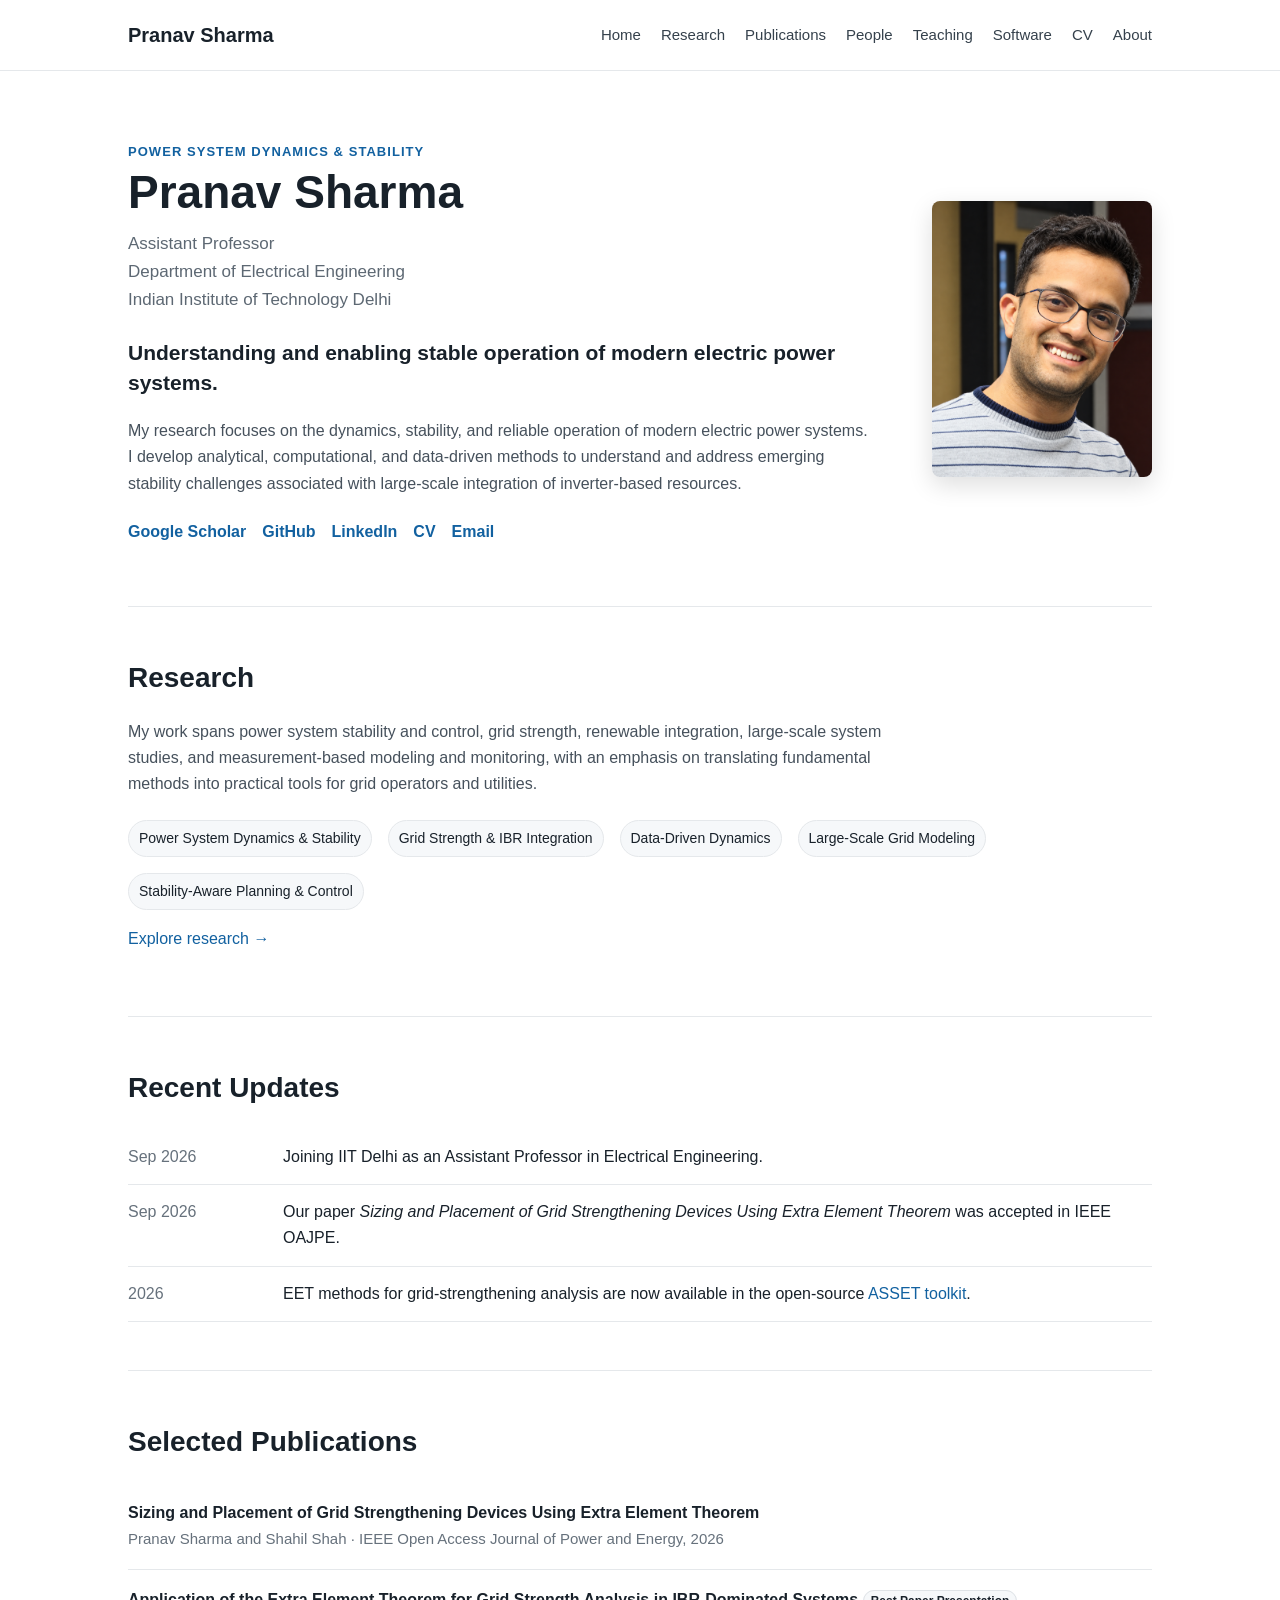
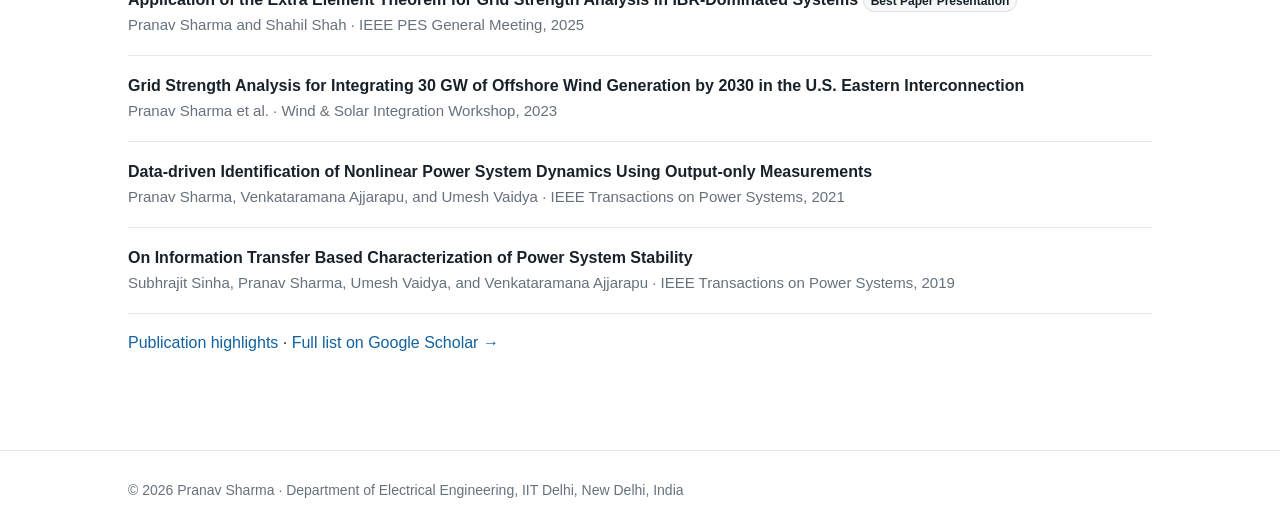
<file: index.html>
<!doctype html><html lang="en"><head><meta charset="utf-8"><meta name="viewport" content="width=device-width,initial-scale=1"><title>Index | Pranav Sharma</title><link rel="stylesheet" href="assets/css/style.css"></head><body><header><div class="wrap nav"><a class="brand" href="index.html">Pranav Sharma</a><nav class="navlinks"><a href="index.html">Home</a><a href="research.html">Research</a><a href="publications.html">Publications</a><a href="people.html">People</a><a href="teaching.html">Teaching</a><a href="software.html">Software</a><a href="cv.html">CV</a><a href="about.html">About</a></nav></div></header><main><div class="wrap"><section class="hero"><div><div class="eyebrow">Power System Dynamics &amp; Stability</div><h1>Pranav Sharma</h1><div class="position">Assistant Professor<br>Department of Electrical Engineering<br>Indian Institute of Technology Delhi</div><p class="tagline">Understanding and enabling stable operation of modern electric power systems.</p><p class="lede">My research focuses on the dynamics, stability, and reliable operation of modern electric power systems. I develop analytical, computational, and data-driven methods to understand and address emerging stability challenges associated with large-scale integration of inverter-based resources.</p><div class="links"><a href="https://scholar.google.com/citations?user=98BYu50AAAAJ&hl=en">Google Scholar</a><a href="https://github.com/pranavsharma94">GitHub</a><a href="https://www.linkedin.com/in/pranaviitr/">LinkedIn</a><a href="cv.html">CV</a><a href="mailto:pranav@iitd.ac.in">Email</a></div></div><div class="hero-photo"><img class="portrait" src="assets/images/pranav-sharma.png" alt="Pranav Sharma"></div></section><section class="section"><h2>Research</h2><p class="intro">My work spans power system stability and control, grid strength, renewable integration, large-scale system studies, and measurement-based modeling and monitoring, with an emphasis on translating fundamental methods into practical tools for grid operators and utilities.</p><div class="pills"><span class="pill">Power System Dynamics &amp; Stability</span><span class="pill">Grid Strength &amp; IBR Integration</span><span class="pill">Data-Driven Dynamics</span><span class="pill">Large-Scale Grid Modeling</span><span class="pill">Stability-Aware Planning &amp; Control</span></div><p><a href="research.html">Explore research →</a></p></section><section class="section"><h2>Recent Updates</h2><div class="news-item"><div class="date">Sep 2026</div><div>Joining IIT Delhi as an Assistant Professor in Electrical Engineering.</div></div><div class="news-item"><div class="date">Sep 2026</div><div>Our paper <em>Sizing and Placement of Grid Strengthening Devices Using Extra Element Theorem</em> was accepted in IEEE OAJPE.</div></div><div class="news-item"><div class="date">2026</div><div>EET methods for grid-strengthening analysis are now available in the open-source <a href="https://github.com/NatLabRockies/ASSET">ASSET toolkit</a>.</div></div></section><section class="section"><h2>Selected Publications</h2><div class="pub"><div class="pub-title">Sizing and Placement of Grid Strengthening Devices Using Extra Element Theorem</div><div class="meta">Pranav Sharma and Shahil Shah · IEEE Open Access Journal of Power and Energy, 2026</div></div><div class="pub"><div class="pub-title">Application of the Extra Element Theorem for Grid Strength Analysis in IBR-Dominated Systems <span class="badge">Best Paper Presentation</span></div><div class="meta">Pranav Sharma and Shahil Shah · IEEE PES General Meeting, 2025</div></div><div class="pub"><div class="pub-title">Grid Strength Analysis for Integrating 30 GW of Offshore Wind Generation by 2030 in the U.S. Eastern Interconnection</div><div class="meta">Pranav Sharma et al. · Wind & Solar Integration Workshop, 2023</div></div><div class="pub"><div class="pub-title">Data-driven Identification of Nonlinear Power System Dynamics Using Output-only Measurements</div><div class="meta">Pranav Sharma, Venkataramana Ajjarapu, and Umesh Vaidya · IEEE Transactions on Power Systems, 2021</div></div><div class="pub"><div class="pub-title">On Information Transfer Based Characterization of Power System Stability</div><div class="meta">Subhrajit Sinha, Pranav Sharma, Umesh Vaidya, and Venkataramana Ajjarapu · IEEE Transactions on Power Systems, 2019</div></div><p><a href="publications.html">Publication highlights</a> · <a href="https://scholar.google.com/citations?user=98BYu50AAAAJ&hl=en">Full list on Google Scholar →</a></p></section></div></main><footer><div class="wrap">© 2026 Pranav Sharma · Department of Electrical Engineering, IIT Delhi, New Delhi, India</div></footer></body></html>
</file>
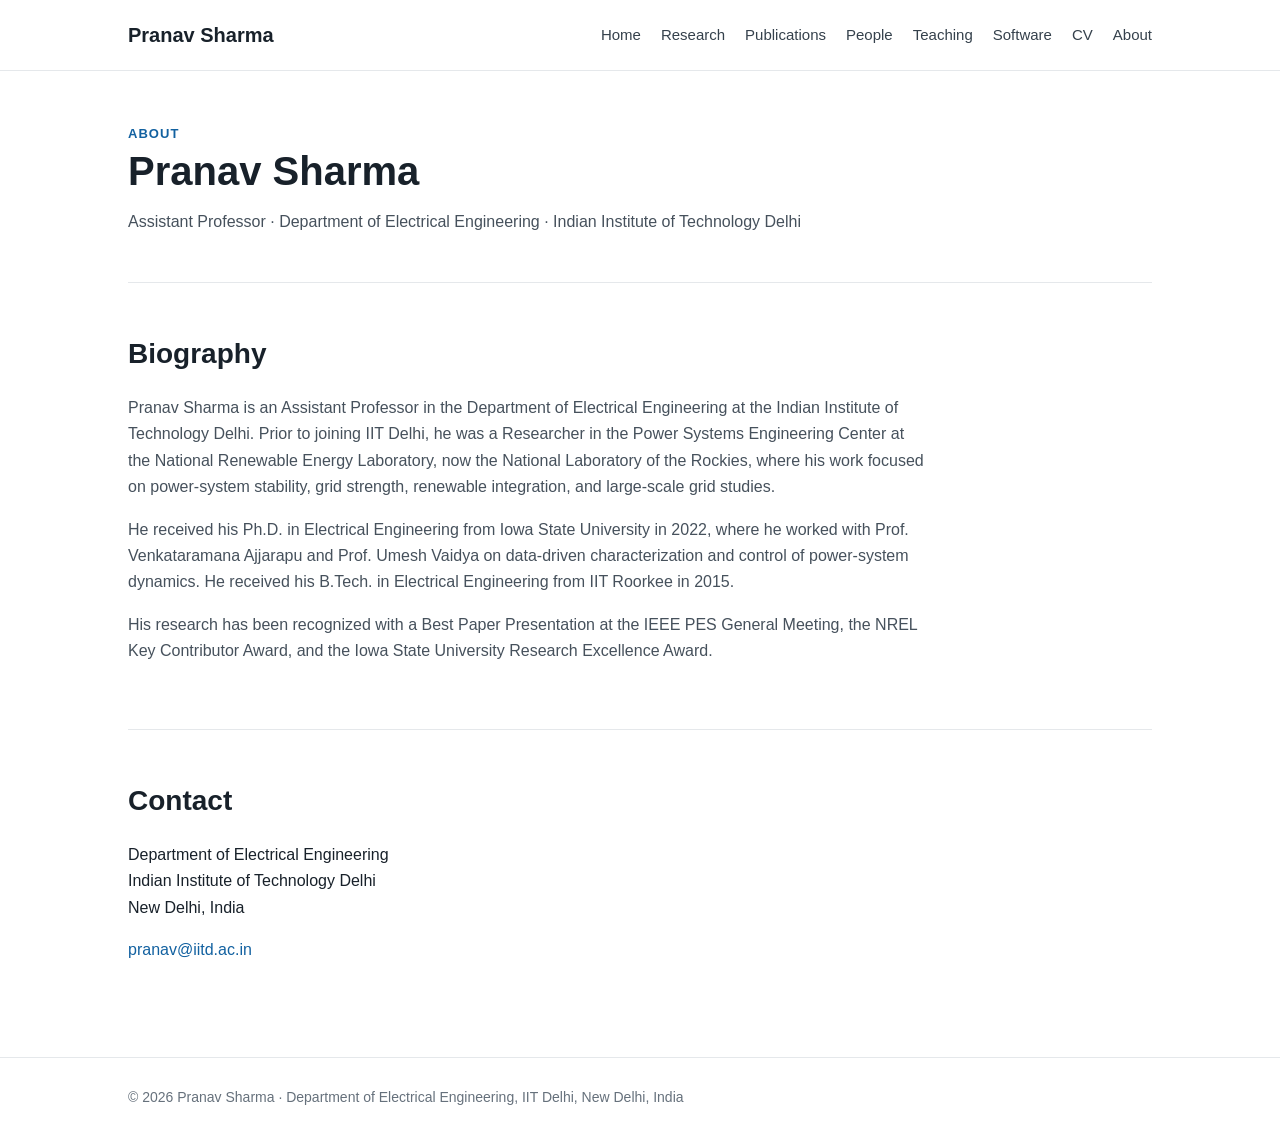
<file: about.html>
<!doctype html><html lang="en"><head><meta charset="utf-8"><meta name="viewport" content="width=device-width,initial-scale=1"><title>About | Pranav Sharma</title><link rel="stylesheet" href="assets/css/style.css"></head><body><header><div class="wrap nav"><a class="brand" href="index.html">Pranav Sharma</a><nav class="navlinks"><a href="index.html">Home</a><a href="research.html">Research</a><a href="publications.html">Publications</a><a href="people.html">People</a><a href="teaching.html">Teaching</a><a href="software.html">Software</a><a href="cv.html">CV</a><a href="about.html">About</a></nav></div></header><main><div class="wrap"><div class="pagehead"><div class="eyebrow">About</div><h1>Pranav Sharma</h1><p class="intro">Assistant Professor · Department of Electrical Engineering · Indian Institute of Technology Delhi</p></div><section class="section"><h2>Biography</h2><p class="intro">Pranav Sharma is an Assistant Professor in the Department of Electrical Engineering at the Indian Institute of Technology Delhi. Prior to joining IIT Delhi, he was a Researcher in the Power Systems Engineering Center at the National Renewable Energy Laboratory, now the National Laboratory of the Rockies, where his work focused on power-system stability, grid strength, renewable integration, and large-scale grid studies.</p><p class="intro">He received his Ph.D. in Electrical Engineering from Iowa State University in 2022, where he worked with Prof. Venkataramana Ajjarapu and Prof. Umesh Vaidya on data-driven characterization and control of power-system dynamics. He received his B.Tech. in Electrical Engineering from IIT Roorkee in 2015.</p><p class="intro">His research has been recognized with a Best Paper Presentation at the IEEE PES General Meeting, the NREL Key Contributor Award, and the Iowa State University Research Excellence Award.</p></section><section class="section"><h2>Contact</h2><p>Department of Electrical Engineering<br>Indian Institute of Technology Delhi<br>New Delhi, India</p><p><a href="mailto:pranav@iitd.ac.in">pranav@iitd.ac.in</a></p></section></div></main><footer><div class="wrap">© 2026 Pranav Sharma · Department of Electrical Engineering, IIT Delhi, New Delhi, India</div></footer></body></html>
</file>
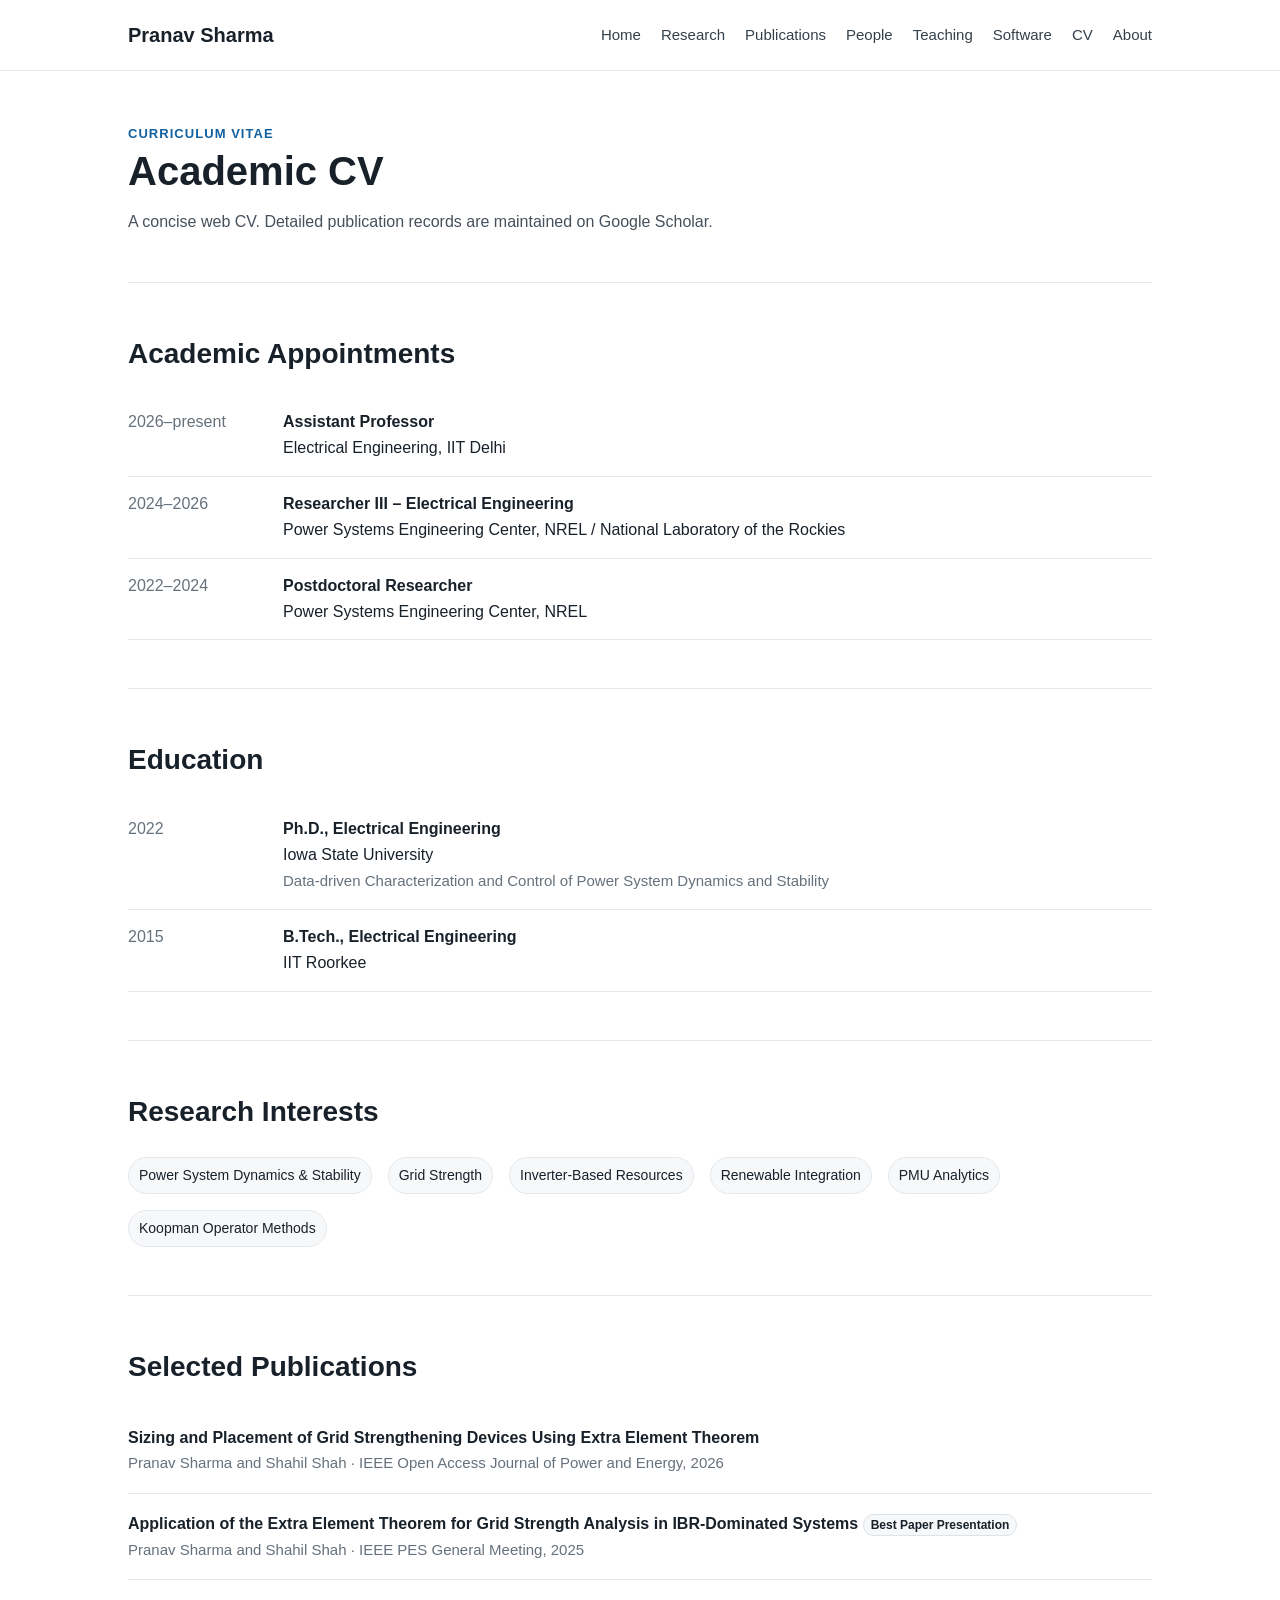
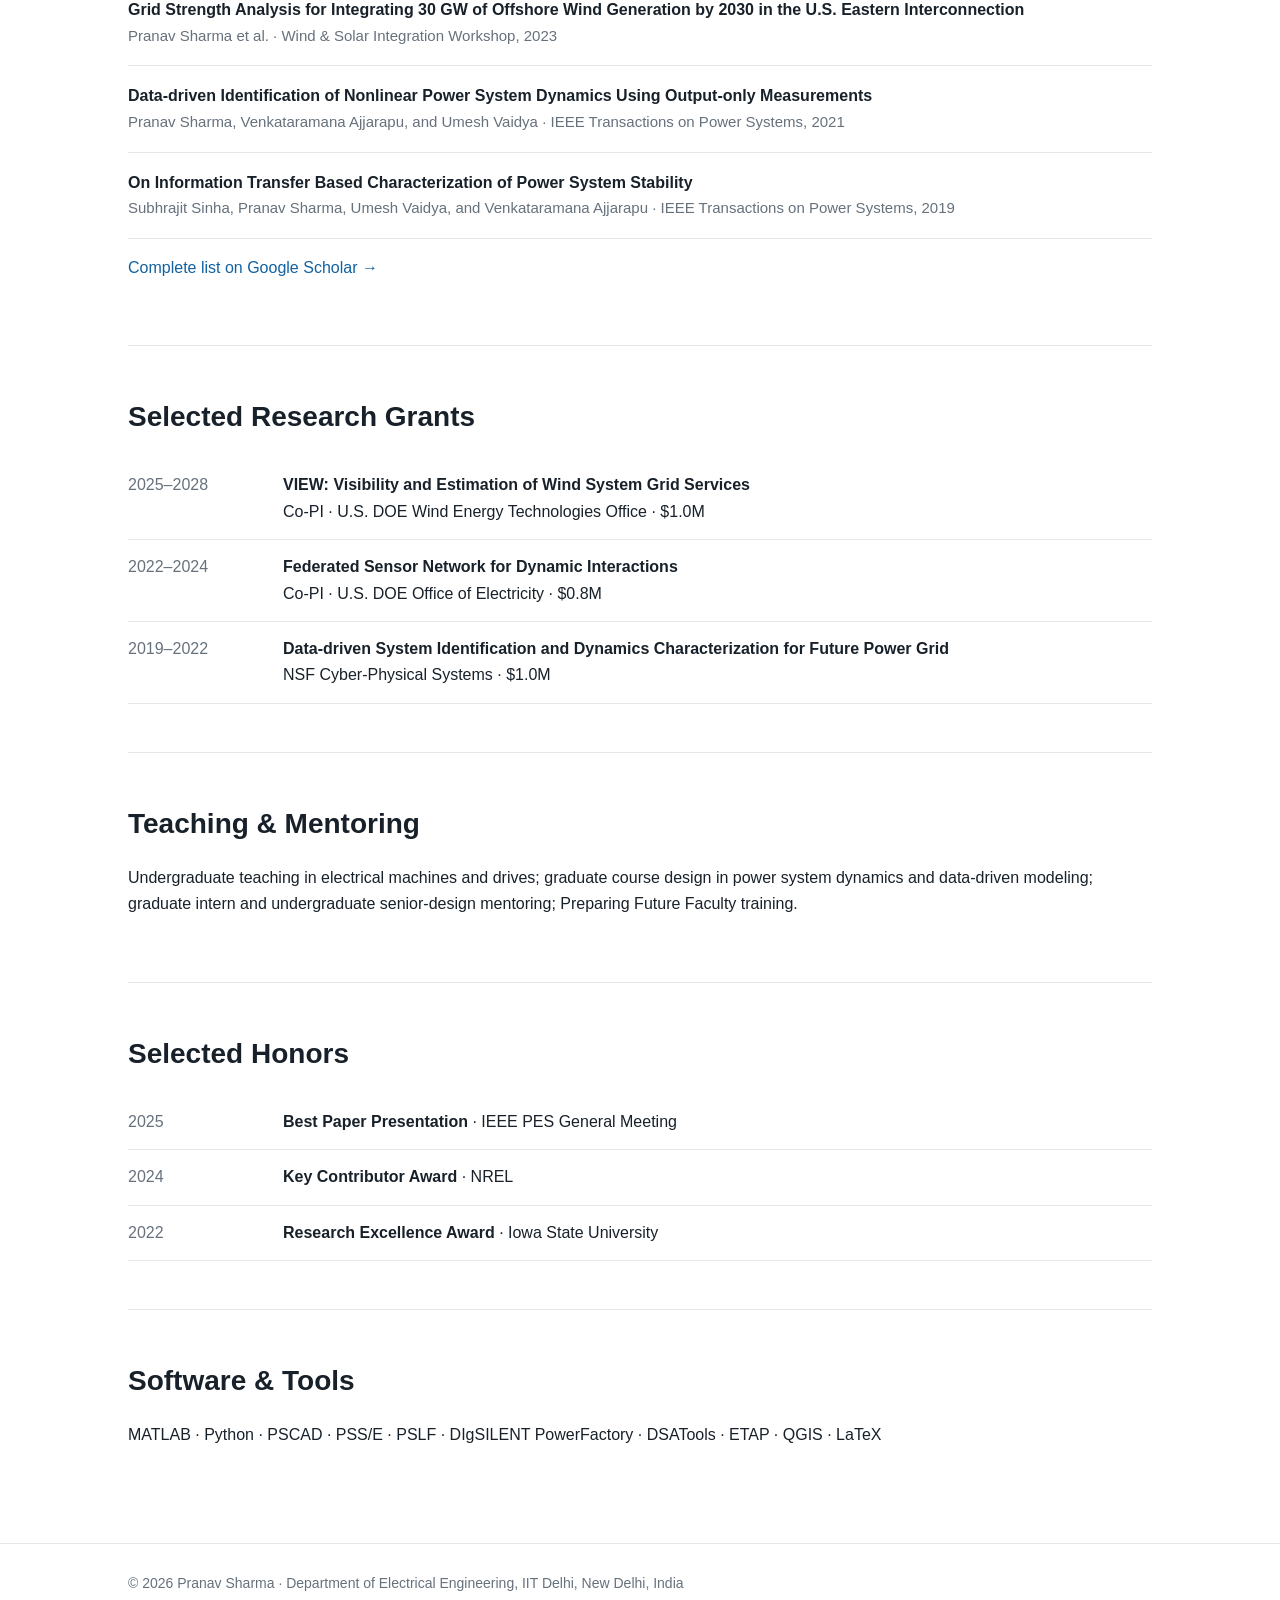
<file: cv.html>
<!doctype html><html lang="en"><head><meta charset="utf-8"><meta name="viewport" content="width=device-width,initial-scale=1"><title>Cv | Pranav Sharma</title><link rel="stylesheet" href="assets/css/style.css"></head><body><header><div class="wrap nav"><a class="brand" href="index.html">Pranav Sharma</a><nav class="navlinks"><a href="index.html">Home</a><a href="research.html">Research</a><a href="publications.html">Publications</a><a href="people.html">People</a><a href="teaching.html">Teaching</a><a href="software.html">Software</a><a href="cv.html">CV</a><a href="about.html">About</a></nav></div></header><main><div class="wrap"><div class="pagehead"><div class="eyebrow">Curriculum Vitae</div><h1>Academic CV</h1><p class="intro">A concise web CV. Detailed publication records are maintained on Google Scholar.</p></div><section class="section"><h2>Academic Appointments</h2><div class="row"><div class="date">2026–present</div><div><strong>Assistant Professor</strong><br>Electrical Engineering, IIT Delhi</div></div><div class="row"><div class="date">2024–2026</div><div><strong>Researcher III – Electrical Engineering</strong><br>Power Systems Engineering Center, NREL / National Laboratory of the Rockies</div></div><div class="row"><div class="date">2022–2024</div><div><strong>Postdoctoral Researcher</strong><br>Power Systems Engineering Center, NREL</div></div></section><section class="section"><h2>Education</h2><div class="row"><div class="date">2022</div><div><strong>Ph.D., Electrical Engineering</strong><br>Iowa State University<br><span class="meta">Data-driven Characterization and Control of Power System Dynamics and Stability</span></div></div><div class="row"><div class="date">2015</div><div><strong>B.Tech., Electrical Engineering</strong><br>IIT Roorkee</div></div></section><section class="section"><h2>Research Interests</h2><div class="pills"><span class="pill">Power System Dynamics &amp; Stability</span><span class="pill">Grid Strength</span><span class="pill">Inverter-Based Resources</span><span class="pill">Renewable Integration</span><span class="pill">PMU Analytics</span><span class="pill">Koopman Operator Methods</span></div></section><section class="section"><h2>Selected Publications</h2><div class="pub"><div class="pub-title">Sizing and Placement of Grid Strengthening Devices Using Extra Element Theorem</div><div class="meta">Pranav Sharma and Shahil Shah · IEEE Open Access Journal of Power and Energy, 2026</div></div><div class="pub"><div class="pub-title">Application of the Extra Element Theorem for Grid Strength Analysis in IBR-Dominated Systems <span class="badge">Best Paper Presentation</span></div><div class="meta">Pranav Sharma and Shahil Shah · IEEE PES General Meeting, 2025</div></div><div class="pub"><div class="pub-title">Grid Strength Analysis for Integrating 30 GW of Offshore Wind Generation by 2030 in the U.S. Eastern Interconnection</div><div class="meta">Pranav Sharma et al. · Wind & Solar Integration Workshop, 2023</div></div><div class="pub"><div class="pub-title">Data-driven Identification of Nonlinear Power System Dynamics Using Output-only Measurements</div><div class="meta">Pranav Sharma, Venkataramana Ajjarapu, and Umesh Vaidya · IEEE Transactions on Power Systems, 2021</div></div><div class="pub"><div class="pub-title">On Information Transfer Based Characterization of Power System Stability</div><div class="meta">Subhrajit Sinha, Pranav Sharma, Umesh Vaidya, and Venkataramana Ajjarapu · IEEE Transactions on Power Systems, 2019</div></div><p><a href="https://scholar.google.com/citations?user=98BYu50AAAAJ&hl=en">Complete list on Google Scholar →</a></p></section><section class="section"><h2>Selected Research Grants</h2><div class="row"><div class="date">2025–2028</div><div><strong>VIEW: Visibility and Estimation of Wind System Grid Services</strong><br>Co-PI · U.S. DOE Wind Energy Technologies Office · $1.0M</div></div><div class="row"><div class="date">2022–2024</div><div><strong>Federated Sensor Network for Dynamic Interactions</strong><br>Co-PI · U.S. DOE Office of Electricity · $0.8M</div></div><div class="row"><div class="date">2019–2022</div><div><strong>Data-driven System Identification and Dynamics Characterization for Future Power Grid</strong><br>NSF Cyber-Physical Systems · $1.0M</div></div></section><section class="section"><h2>Teaching &amp; Mentoring</h2><p>Undergraduate teaching in electrical machines and drives; graduate course design in power system dynamics and data-driven modeling; graduate intern and undergraduate senior-design mentoring; Preparing Future Faculty training.</p></section><section class="section"><h2>Selected Honors</h2><div class="row"><div class="date">2025</div><div><strong>Best Paper Presentation</strong> · IEEE PES General Meeting</div></div><div class="row"><div class="date">2024</div><div><strong>Key Contributor Award</strong> · NREL</div></div><div class="row"><div class="date">2022</div><div><strong>Research Excellence Award</strong> · Iowa State University</div></div></section><section class="section"><h2>Software &amp; Tools</h2><p>MATLAB · Python · PSCAD · PSS/E · PSLF · DIgSILENT PowerFactory · DSATools · ETAP · QGIS · LaTeX</p></section></div></main><footer><div class="wrap">© 2026 Pranav Sharma · Department of Electrical Engineering, IIT Delhi, New Delhi, India</div></footer></body></html>
</file>
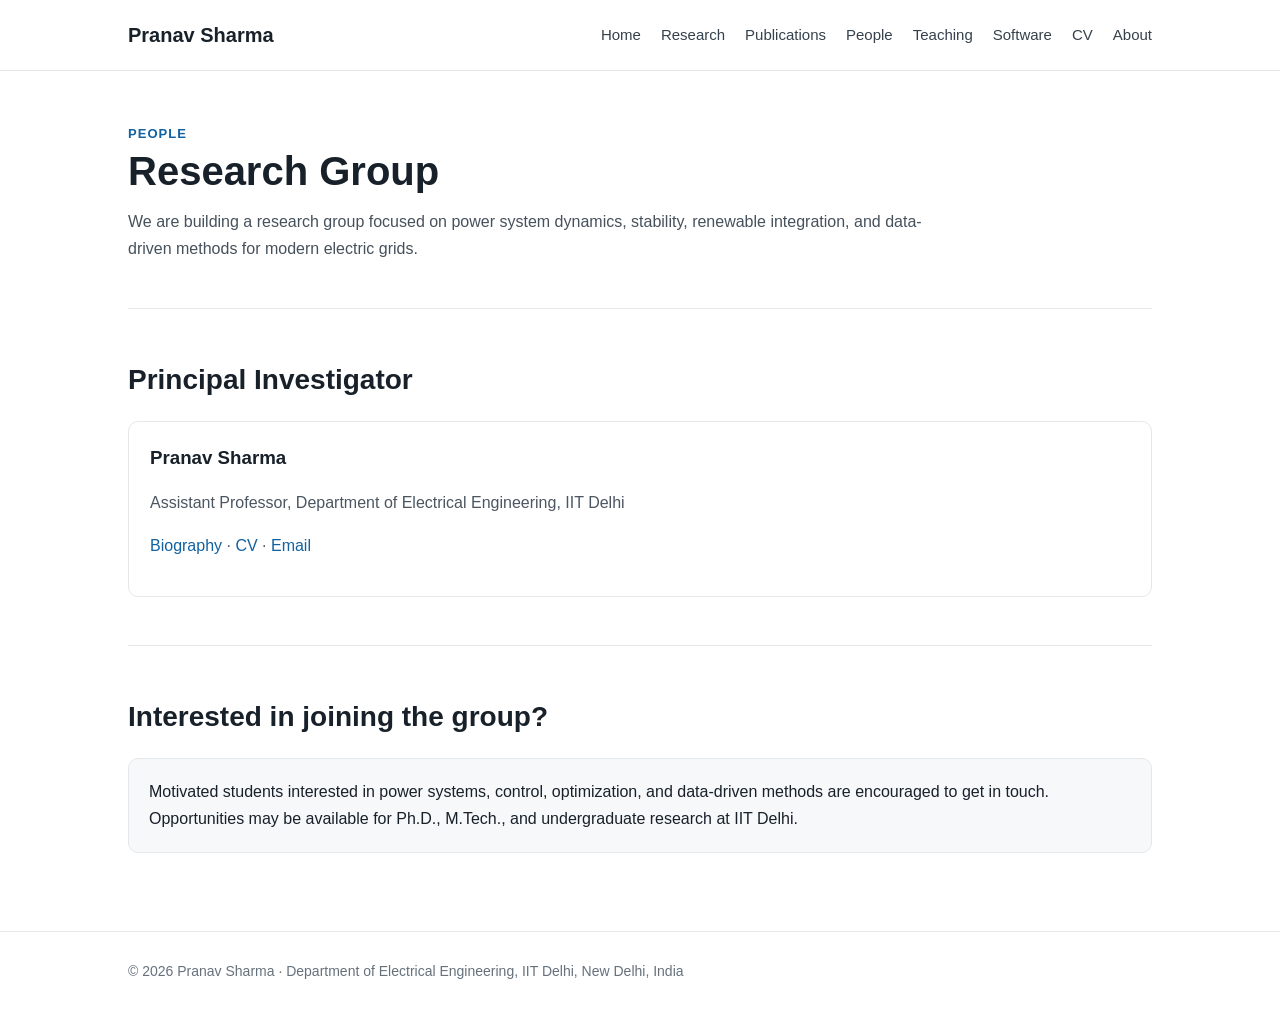
<file: people.html>
<!doctype html><html lang="en"><head><meta charset="utf-8"><meta name="viewport" content="width=device-width,initial-scale=1"><title>People | Pranav Sharma</title><link rel="stylesheet" href="assets/css/style.css"></head><body><header><div class="wrap nav"><a class="brand" href="index.html">Pranav Sharma</a><nav class="navlinks"><a href="index.html">Home</a><a href="research.html">Research</a><a href="publications.html">Publications</a><a href="people.html">People</a><a href="teaching.html">Teaching</a><a href="software.html">Software</a><a href="cv.html">CV</a><a href="about.html">About</a></nav></div></header><main><div class="wrap"><div class="pagehead"><div class="eyebrow">People</div><h1>Research Group</h1><p class="intro">We are building a research group focused on power system dynamics, stability, renewable integration, and data-driven methods for modern electric grids.</p></div><section class="section"><h2>Principal Investigator</h2><div class="card"><h3>Pranav Sharma</h3><p>Assistant Professor, Department of Electrical Engineering, IIT Delhi</p><p><a href="about.html">Biography</a> · <a href="cv.html">CV</a> · <a href="mailto:spranaviitr@gmail.com">Email</a></p></div></section><section class="section"><h2>Interested in joining the group?</h2><div class="callout">Motivated students interested in power systems, control, optimization, and data-driven methods are encouraged to get in touch. Opportunities may be available for Ph.D., M.Tech., and undergraduate research at IIT Delhi.</div></section></div></main><footer><div class="wrap">© 2026 Pranav Sharma · Department of Electrical Engineering, IIT Delhi, New Delhi, India</div></footer></body></html>
</file>
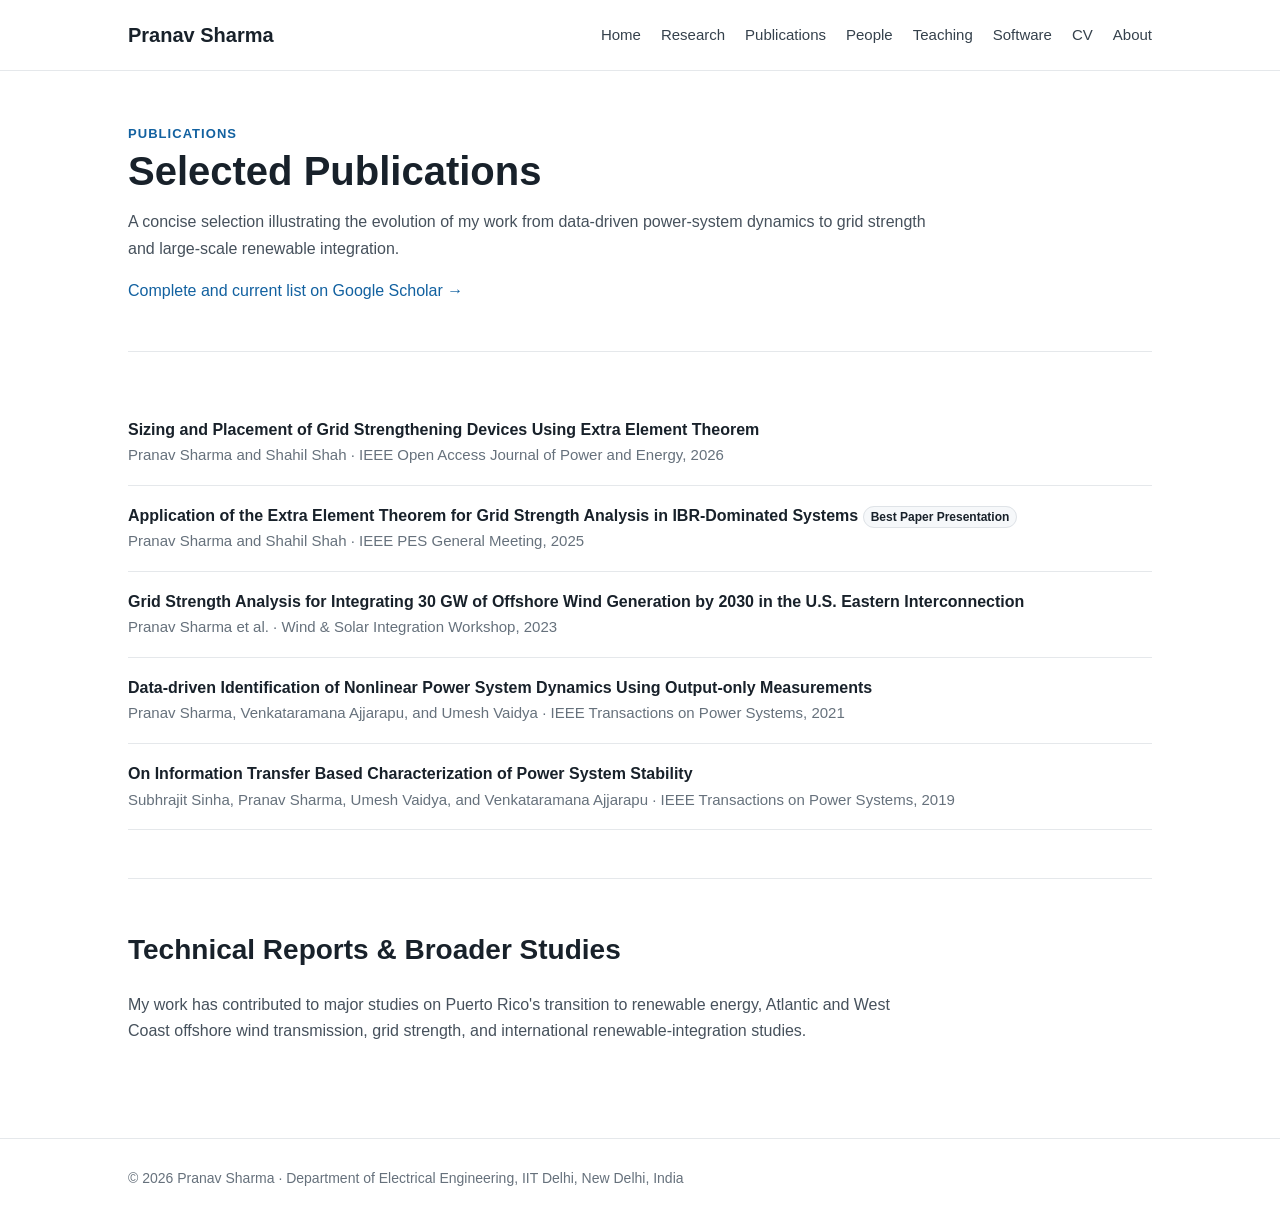
<file: publications.html>
<!doctype html><html lang="en"><head><meta charset="utf-8"><meta name="viewport" content="width=device-width,initial-scale=1"><title>Publications | Pranav Sharma</title><link rel="stylesheet" href="assets/css/style.css"></head><body><header><div class="wrap nav"><a class="brand" href="index.html">Pranav Sharma</a><nav class="navlinks"><a href="index.html">Home</a><a href="research.html">Research</a><a href="publications.html">Publications</a><a href="people.html">People</a><a href="teaching.html">Teaching</a><a href="software.html">Software</a><a href="cv.html">CV</a><a href="about.html">About</a></nav></div></header><main><div class="wrap"><div class="pagehead"><div class="eyebrow">Publications</div><h1>Selected Publications</h1><p class="intro">A concise selection illustrating the evolution of my work from data-driven power-system dynamics to grid strength and large-scale renewable integration.</p><p><a href="https://scholar.google.com/citations?user=98BYu50AAAAJ&hl=en">Complete and current list on Google Scholar →</a></p></div><section class="section"><div class="pub"><div class="pub-title">Sizing and Placement of Grid Strengthening Devices Using Extra Element Theorem</div><div class="meta">Pranav Sharma and Shahil Shah · IEEE Open Access Journal of Power and Energy, 2026</div></div><div class="pub"><div class="pub-title">Application of the Extra Element Theorem for Grid Strength Analysis in IBR-Dominated Systems <span class="badge">Best Paper Presentation</span></div><div class="meta">Pranav Sharma and Shahil Shah · IEEE PES General Meeting, 2025</div></div><div class="pub"><div class="pub-title">Grid Strength Analysis for Integrating 30 GW of Offshore Wind Generation by 2030 in the U.S. Eastern Interconnection</div><div class="meta">Pranav Sharma et al. · Wind & Solar Integration Workshop, 2023</div></div><div class="pub"><div class="pub-title">Data-driven Identification of Nonlinear Power System Dynamics Using Output-only Measurements</div><div class="meta">Pranav Sharma, Venkataramana Ajjarapu, and Umesh Vaidya · IEEE Transactions on Power Systems, 2021</div></div><div class="pub"><div class="pub-title">On Information Transfer Based Characterization of Power System Stability</div><div class="meta">Subhrajit Sinha, Pranav Sharma, Umesh Vaidya, and Venkataramana Ajjarapu · IEEE Transactions on Power Systems, 2019</div></div></section><section class="section"><h2>Technical Reports &amp; Broader Studies</h2><p class="intro">My work has contributed to major studies on Puerto Rico's transition to renewable energy, Atlantic and West Coast offshore wind transmission, grid strength, and international renewable-integration studies.</p></section></div></main><footer><div class="wrap">© 2026 Pranav Sharma · Department of Electrical Engineering, IIT Delhi, New Delhi, India</div></footer></body></html>
</file>
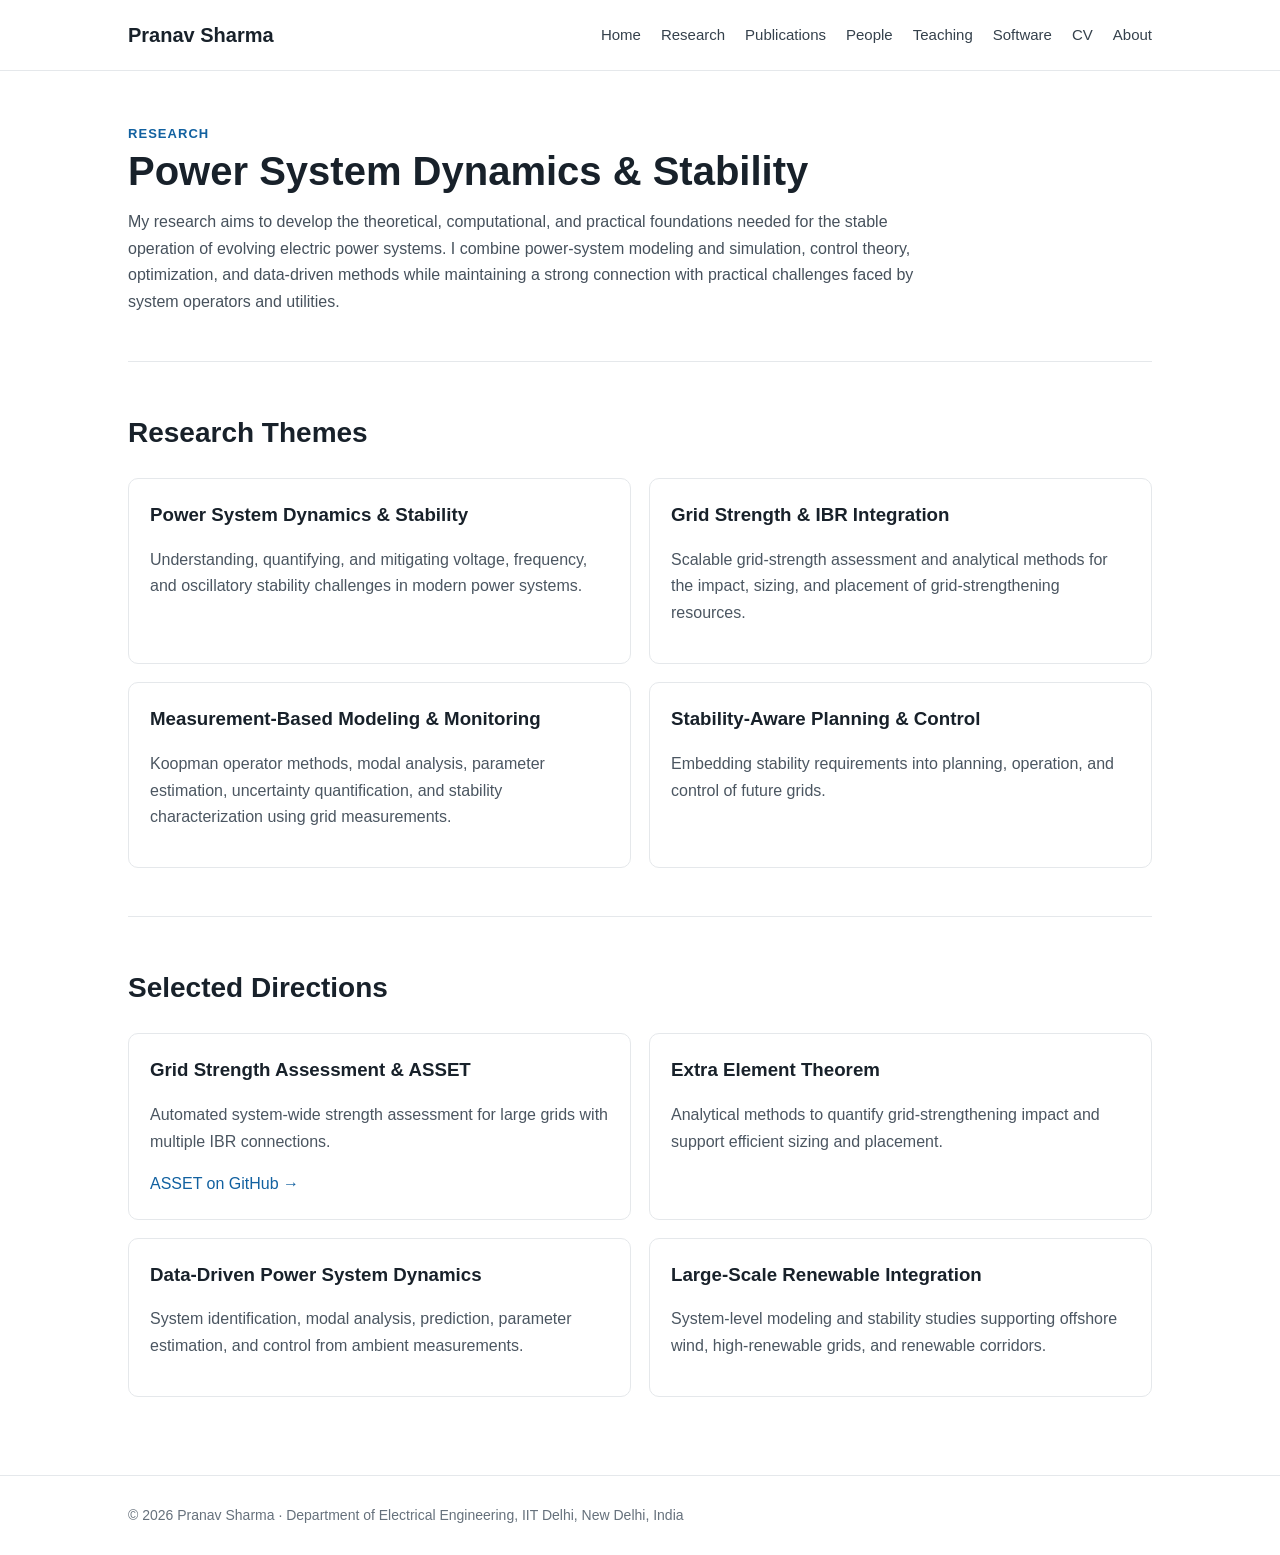
<file: research.html>
<!doctype html><html lang="en"><head><meta charset="utf-8"><meta name="viewport" content="width=device-width,initial-scale=1"><title>Research | Pranav Sharma</title><link rel="stylesheet" href="assets/css/style.css"></head><body><header><div class="wrap nav"><a class="brand" href="index.html">Pranav Sharma</a><nav class="navlinks"><a href="index.html">Home</a><a href="research.html">Research</a><a href="publications.html">Publications</a><a href="people.html">People</a><a href="teaching.html">Teaching</a><a href="software.html">Software</a><a href="cv.html">CV</a><a href="about.html">About</a></nav></div></header><main><div class="wrap"><div class="pagehead"><div class="eyebrow">Research</div><h1>Power System Dynamics &amp; Stability</h1><p class="intro">My research aims to develop the theoretical, computational, and practical foundations needed for the stable operation of evolving electric power systems. I combine power-system modeling and simulation, control theory, optimization, and data-driven methods while maintaining a strong connection with practical challenges faced by system operators and utilities.</p></div><section class="section"><h2>Research Themes</h2><div class="grid"><div class="card"><h3>Power System Dynamics &amp; Stability</h3><p>Understanding, quantifying, and mitigating voltage, frequency, and oscillatory stability challenges in modern power systems.</p></div><div class="card"><h3>Grid Strength &amp; IBR Integration</h3><p>Scalable grid-strength assessment and analytical methods for the impact, sizing, and placement of grid-strengthening resources.</p></div><div class="card"><h3>Measurement-Based Modeling &amp; Monitoring</h3><p>Koopman operator methods, modal analysis, parameter estimation, uncertainty quantification, and stability characterization using grid measurements.</p></div><div class="card"><h3>Stability-Aware Planning &amp; Control</h3><p>Embedding stability requirements into planning, operation, and control of future grids.</p></div></div></section><section class="section"><h2>Selected Directions</h2><div class="grid"><div class="card"><h3>Grid Strength Assessment &amp; ASSET</h3><p>Automated system-wide strength assessment for large grids with multiple IBR connections.</p><a href="https://github.com/NatLabRockies/ASSET">ASSET on GitHub →</a></div><div class="card"><h3>Extra Element Theorem</h3><p>Analytical methods to quantify grid-strengthening impact and support efficient sizing and placement.</p></div><div class="card"><h3>Data-Driven Power System Dynamics</h3><p>System identification, modal analysis, prediction, parameter estimation, and control from ambient measurements.</p></div><div class="card"><h3>Large-Scale Renewable Integration</h3><p>System-level modeling and stability studies supporting offshore wind, high-renewable grids, and renewable corridors.</p></div></div></section></div></main><footer><div class="wrap">© 2026 Pranav Sharma · Department of Electrical Engineering, IIT Delhi, New Delhi, India</div></footer></body></html>
</file>
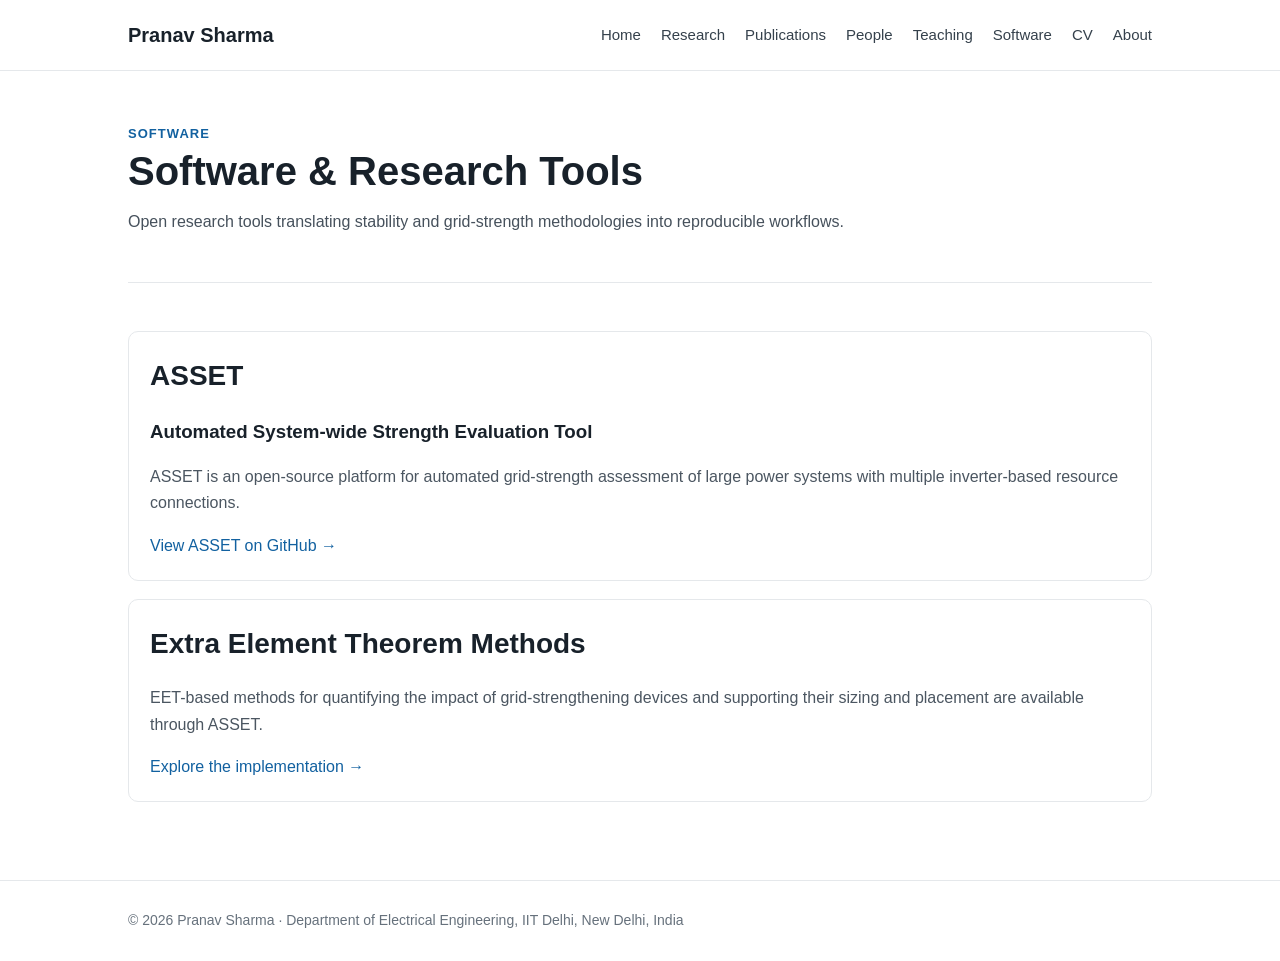
<file: software.html>
<!doctype html><html lang="en"><head><meta charset="utf-8"><meta name="viewport" content="width=device-width,initial-scale=1"><title>Software | Pranav Sharma</title><link rel="stylesheet" href="assets/css/style.css"></head><body><header><div class="wrap nav"><a class="brand" href="index.html">Pranav Sharma</a><nav class="navlinks"><a href="index.html">Home</a><a href="research.html">Research</a><a href="publications.html">Publications</a><a href="people.html">People</a><a href="teaching.html">Teaching</a><a href="software.html">Software</a><a href="cv.html">CV</a><a href="about.html">About</a></nav></div></header><main><div class="wrap"><div class="pagehead"><div class="eyebrow">Software</div><h1>Software &amp; Research Tools</h1><p class="intro">Open research tools translating stability and grid-strength methodologies into reproducible workflows.</p></div><section class="section"><div class="card"><h2>ASSET</h2><h3>Automated System-wide Strength Evaluation Tool</h3><p>ASSET is an open-source platform for automated grid-strength assessment of large power systems with multiple inverter-based resource connections.</p><a href="https://github.com/NatLabRockies/ASSET">View ASSET on GitHub →</a></div><div class="card" style="margin-top:18px"><h2>Extra Element Theorem Methods</h2><p>EET-based methods for quantifying the impact of grid-strengthening devices and supporting their sizing and placement are available through ASSET.</p><a href="https://github.com/NatLabRockies/ASSET">Explore the implementation →</a></div></section></div></main><footer><div class="wrap">© 2026 Pranav Sharma · Department of Electrical Engineering, IIT Delhi, New Delhi, India</div></footer></body></html>
</file>
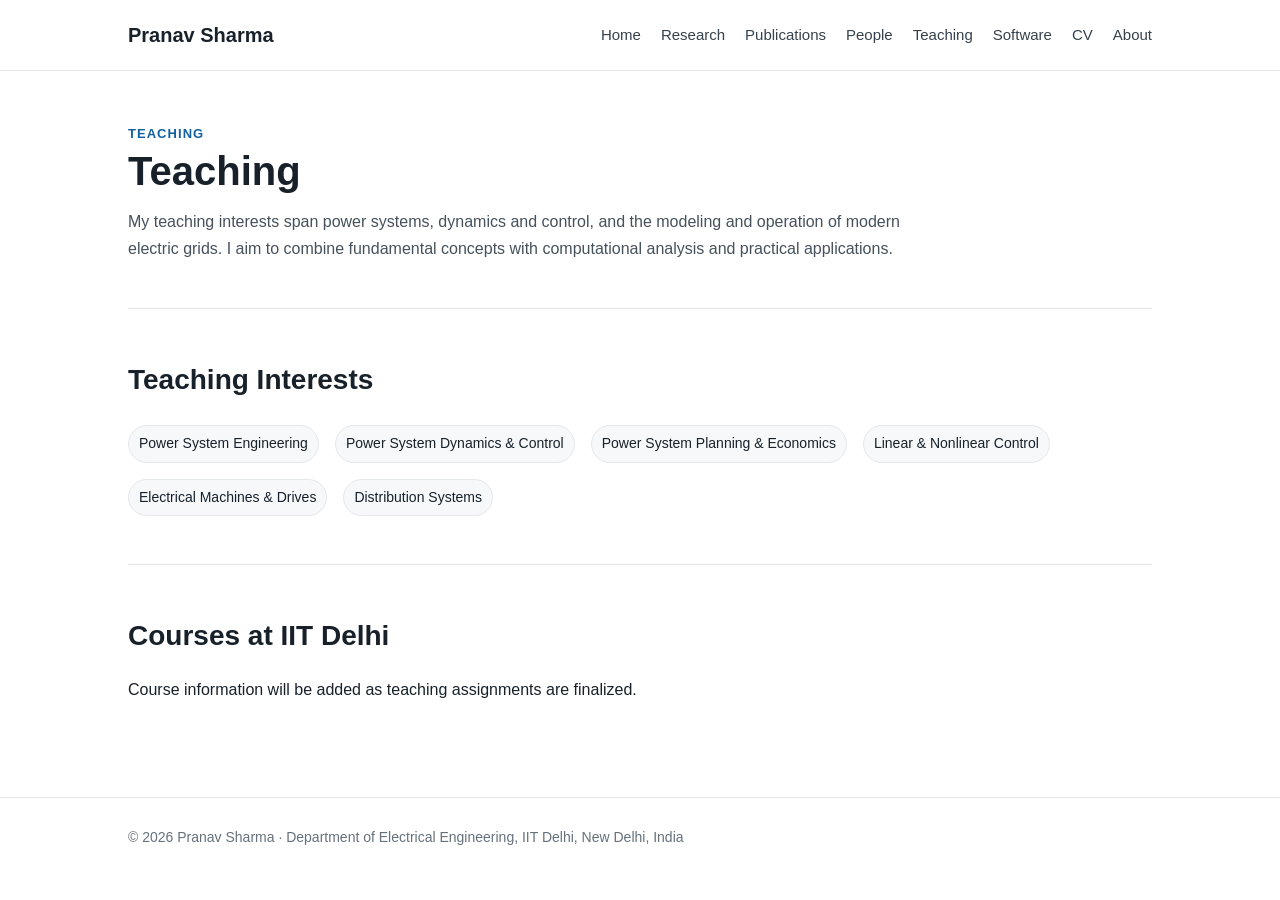
<file: teaching.html>
<!doctype html><html lang="en"><head><meta charset="utf-8"><meta name="viewport" content="width=device-width,initial-scale=1"><title>Teaching | Pranav Sharma</title><link rel="stylesheet" href="assets/css/style.css"></head><body><header><div class="wrap nav"><a class="brand" href="index.html">Pranav Sharma</a><nav class="navlinks"><a href="index.html">Home</a><a href="research.html">Research</a><a href="publications.html">Publications</a><a href="people.html">People</a><a href="teaching.html">Teaching</a><a href="software.html">Software</a><a href="cv.html">CV</a><a href="about.html">About</a></nav></div></header><main><div class="wrap"><div class="pagehead"><div class="eyebrow">Teaching</div><h1>Teaching</h1><p class="intro">My teaching interests span power systems, dynamics and control, and the modeling and operation of modern electric grids. I aim to combine fundamental concepts with computational analysis and practical applications.</p></div><section class="section"><h2>Teaching Interests</h2><div class="pills"><span class="pill">Power System Engineering</span><span class="pill">Power System Dynamics &amp; Control</span><span class="pill">Power System Planning &amp; Economics</span><span class="pill">Linear &amp; Nonlinear Control</span><span class="pill">Electrical Machines &amp; Drives</span><span class="pill">Distribution Systems</span></div></section><section class="section"><h2>Courses at IIT Delhi</h2><p>Course information will be added as teaching assignments are finalized.</p></section></div></main><footer><div class="wrap">© 2026 Pranav Sharma · Department of Electrical Engineering, IIT Delhi, New Delhi, India</div></footer></body></html>
</file>
<file: assets/css/style.css>
*{box-sizing:border-box}body{margin:0;font-family:-apple-system,BlinkMacSystemFont,"Segoe UI",Arial,sans-serif;color:#18212a;line-height:1.65}a{color:#1261a0;text-decoration:none}a:hover{text-decoration:underline}.wrap{max-width:1080px;margin:auto;padding:0 28px}header{border-bottom:1px solid #e5e8eb;background:#fff}.nav{min-height:70px;display:flex;align-items:center;justify-content:space-between;gap:25px}.brand{font-weight:700;font-size:20px;color:#18212a}.navlinks{display:flex;flex-wrap:wrap;gap:20px}.navlinks a{color:#35414c;font-size:15px}.hero{display:grid;grid-template-columns:minmax(0,1fr) 220px;gap:60px;align-items:center;padding:70px 0 60px}.portrait{width:220px;height:276px;object-fit:cover;object-position:50% 38%;border-radius:8px;box-shadow:0 8px 25px #0002}.eyebrow{color:#1261a0;font-weight:700;text-transform:uppercase;letter-spacing:.08em;font-size:13px}h1{font-size:46px;line-height:1.1;margin:5px 0 12px}h2{font-size:28px;margin:0 0 18px}h3{margin:0 0 6px}.position{color:#5d6873;font-size:17px;margin-bottom:24px}.tagline{font-size:21px;font-weight:650;line-height:1.4}.lede,.intro{color:#46515c;max-width:800px}.links,.pills{display:flex;flex-wrap:wrap;gap:16px;margin-top:22px}.links{font-weight:600}.section{padding:48px 0;border-top:1px solid #e5e8eb}.grid{display:grid;grid-template-columns:1fr 1fr;gap:18px;margin-top:22px}.card{border:1px solid #e5e8eb;border-radius:10px;padding:21px}.card p{color:#4b5661}.pill{padding:6px 10px;border:1px solid #e5e8eb;background:#f6f8fa;border-radius:999px;font-size:14px}.news-item,.row{display:grid;grid-template-columns:135px 1fr;gap:20px;padding:14px 0;border-bottom:1px solid #e5e8eb}.date{color:#66717c}.pub{padding:17px 0;border-bottom:1px solid #e5e8eb}.pub-title{font-weight:700}.meta{color:#66717c;font-size:15px}.badge{font-size:12px;border:1px solid #dfe3e7;background:#f6f8fa;border-radius:999px;padding:3px 7px}.pagehead{padding:52px 0 30px}.pagehead h1{font-size:40px}.callout{background:#f6f8fa;border:1px solid #e5e8eb;border-radius:10px;padding:20px}footer{border-top:1px solid #e5e8eb;padding:28px 0;margin-top:30px;color:#66717c;font-size:14px}@media(max-width:780px){.nav{align-items:flex-start;flex-direction:column;padding:16px 0}.navlinks{gap:12px 16px}.hero{grid-template-columns:1fr;gap:25px;padding-top:42px}.hero-photo{grid-row:1}.portrait{width:180px;height:226px}.grid{grid-template-columns:1fr}.news-item,.row{grid-template-columns:1fr;gap:3px}h1{font-size:38px}}
</file>
